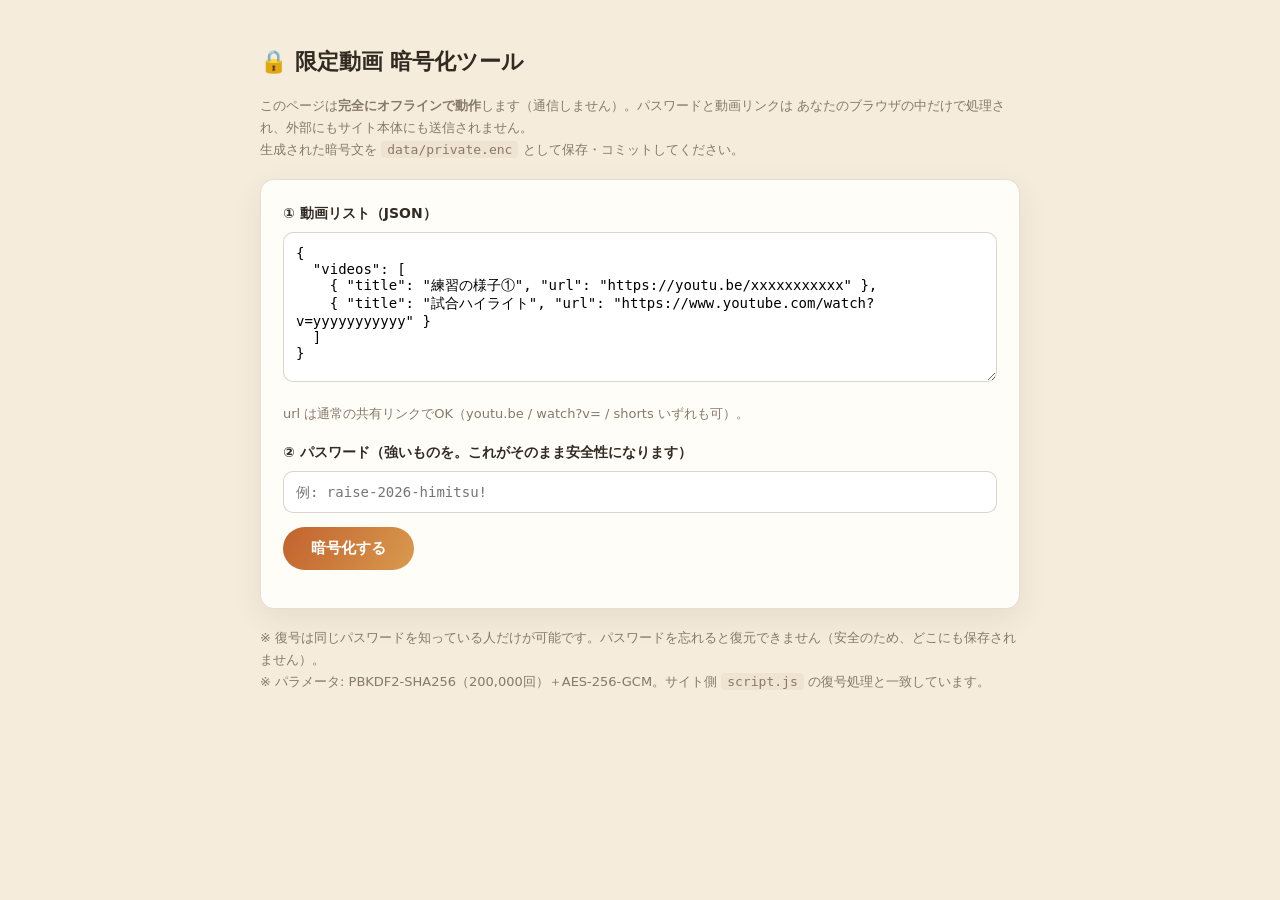
<file: tools/encrypt.html>
<!DOCTYPE html>
<html lang="ja">
<head>
<meta charset="UTF-8" />
<meta name="viewport" content="width=device-width, initial-scale=1.0" />
<title>raise｜限定動画 暗号化ツール（オフライン）</title>
<style>
  body { font-family: system-ui, "Noto Sans JP", sans-serif; background: #f5ecdc; color: #322b22; margin: 0; padding: 28px; line-height: 1.7; }
  .wrap { max-width: 760px; margin: 0 auto; }
  h1 { font-size: 22px; }
  .card { background: #fffdf8; border: 1px solid rgba(60,45,25,.14); border-radius: 14px; padding: 22px; margin-top: 18px; box-shadow: 0 10px 30px rgba(80,55,25,.08); }
  label { font-weight: 700; font-size: 14px; display: block; margin-bottom: 6px; }
  textarea, input { width: 100%; box-sizing: border-box; font-family: ui-monospace, monospace; font-size: 14px; padding: 12px; border: 1px solid rgba(60,45,25,.2); border-radius: 10px; background: #fff; }
  textarea { min-height: 150px; resize: vertical; }
  button { margin-top: 14px; background: linear-gradient(120deg,#c2622e,#d99a4e); color: #fff; border: none; border-radius: 999px; padding: 12px 28px; font-weight: 700; font-size: 15px; cursor: pointer; }
  .out { margin-top: 14px; }
  .note { font-size: 13px; color: #87796a; }
  code { background: #efe4d1; padding: 1px 6px; border-radius: 4px; }
  .ok { color: #3f9b6b; font-weight: 700; }
  .err { color: #c0563f; font-weight: 700; }
</style>
</head>
<body>
<div class="wrap">
  <h1>🔒 限定動画 暗号化ツール</h1>
  <p class="note">
    このページは<strong>完全にオフラインで動作</strong>します（通信しません）。パスワードと動画リンクは
    あなたのブラウザの中だけで処理され、外部にもサイト本体にも送信されません。<br />
    生成された暗号文を <code>data/private.enc</code> として保存・コミットしてください。
  </p>

  <div class="card">
    <label for="json">① 動画リスト（JSON）</label>
    <textarea id="json">{
  "videos": [
    { "title": "練習の様子①", "url": "https://youtu.be/xxxxxxxxxxx" },
    { "title": "試合ハイライト", "url": "https://www.youtube.com/watch?v=yyyyyyyyyyy" }
  ]
}</textarea>
    <p class="note">url は通常の共有リンクでOK（youtu.be / watch?v= / shorts いずれも可）。</p>

    <label for="pass" style="margin-top:16px;">② パスワード（強いものを。これがそのまま安全性になります）</label>
    <input id="pass" type="text" placeholder="例: raise-2026-himitsu!" />

    <button id="go">暗号化する</button>
    <div class="out">
      <p id="status"></p>
      <label for="result" id="resultLabel" style="display:none;">③ これを <code>data/private.enc</code> に貼り付けて保存</label>
      <textarea id="result" style="display:none;" readonly></textarea>
      <button id="copy" style="display:none;">コピー</button>
    </div>
  </div>

  <p class="note" style="margin-top:18px;">
    ※ 復号は同じパスワードを知っている人だけが可能です。パスワードを忘れると復元できません（安全のため、どこにも保存されません）。<br />
    ※ パラメータ: PBKDF2-SHA256（200,000回）＋AES-256-GCM。サイト側 <code>script.js</code> の復号処理と一致しています。
  </p>
</div>

<script>
const $ = (id) => document.getElementById(id);
async function encrypt(plaintext, password) {
  const enc = new TextEncoder();
  const salt = crypto.getRandomValues(new Uint8Array(16));
  const iv = crypto.getRandomValues(new Uint8Array(12));
  const km = await crypto.subtle.importKey("raw", enc.encode(password), "PBKDF2", false, ["deriveKey"]);
  const key = await crypto.subtle.deriveKey(
    { name: "PBKDF2", salt, iterations: 200000, hash: "SHA-256" },
    km, { name: "AES-GCM", length: 256 }, false, ["encrypt"]
  );
  const ct = await crypto.subtle.encrypt({ name: "AES-GCM", iv }, key, enc.encode(plaintext));
  const blob = new Uint8Array([...salt, ...iv, ...new Uint8Array(ct)]);
  let s = "";
  blob.forEach((b) => (s += String.fromCharCode(b)));
  return btoa(s);
}
$("go").addEventListener("click", async () => {
  const status = $("status");
  try {
    const obj = JSON.parse($("json").value);   // JSON妥当性チェック
    const pass = $("pass").value;
    if (!pass) { status.innerHTML = '<span class="err">パスワードを入力してください。</span>'; return; }
    const b64 = await encrypt(JSON.stringify(obj), pass);
    $("result").value = b64;
    $("result").style.display = "block";
    $("resultLabel").style.display = "block";
    $("copy").style.display = "inline-block";
    status.innerHTML = '<span class="ok">暗号化しました。下のテキストを data/private.enc に保存してください。</span>';
  } catch (e) {
    status.innerHTML = '<span class="err">JSONの形式が正しくありません: ' + e.message + '</span>';
  }
});
$("copy").addEventListener("click", () => {
  $("result").select();
  document.execCommand("copy");
});
</script>
</body>
</html>
</file>
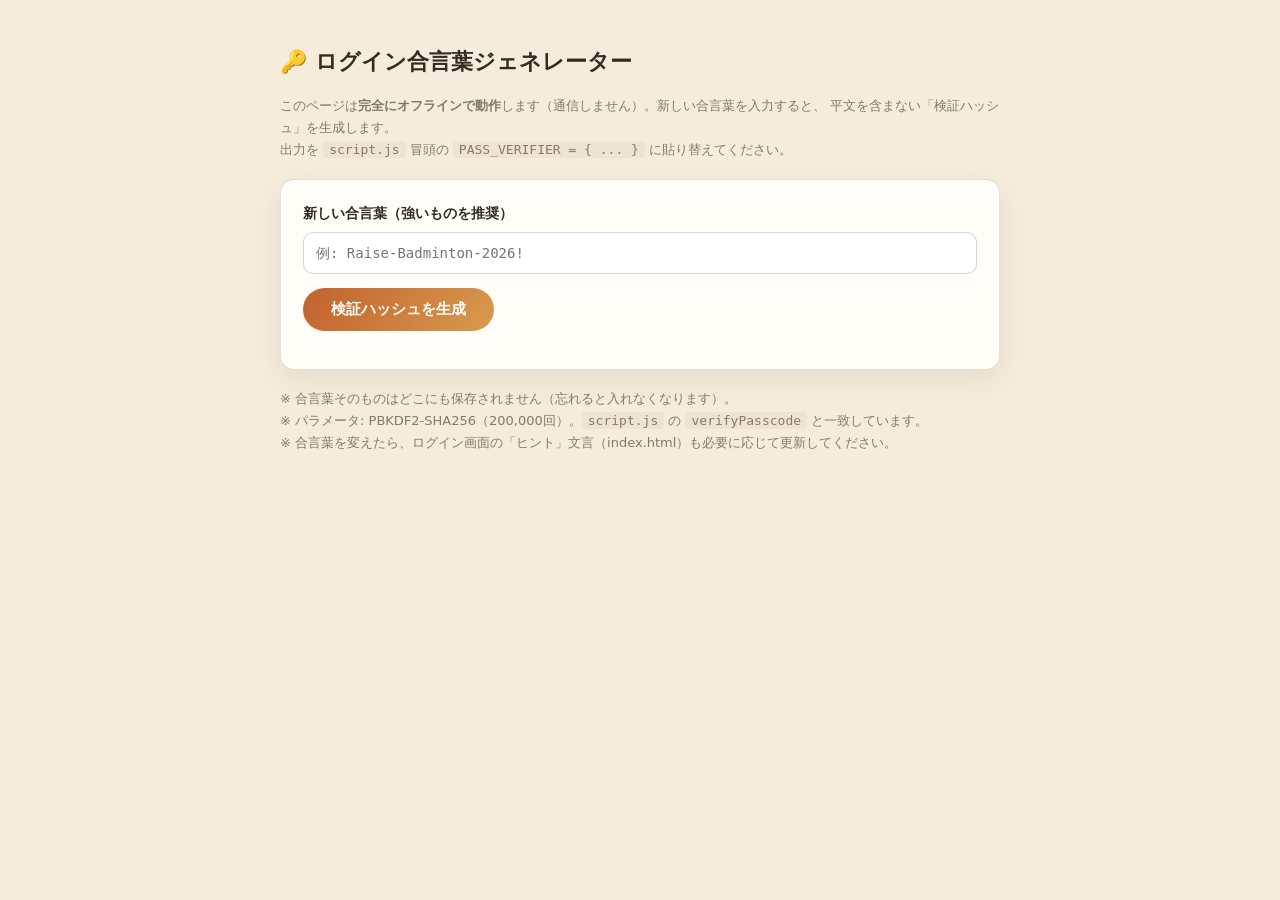
<file: tools/passcode.html>
<!DOCTYPE html>
<html lang="ja">
<head>
<meta charset="UTF-8" />
<meta name="viewport" content="width=device-width, initial-scale=1.0" />
<title>raise｜ログイン合言葉ジェネレーター（オフライン）</title>
<style>
  body { font-family: system-ui, "Noto Sans JP", sans-serif; background: #f5ecdc; color: #322b22; margin: 0; padding: 28px; line-height: 1.7; }
  .wrap { max-width: 720px; margin: 0 auto; }
  h1 { font-size: 22px; }
  .card { background: #fffdf8; border: 1px solid rgba(60,45,25,.14); border-radius: 14px; padding: 22px; margin-top: 18px; box-shadow: 0 10px 30px rgba(80,55,25,.08); }
  label { font-weight: 700; font-size: 14px; display: block; margin-bottom: 6px; }
  input, textarea { width: 100%; box-sizing: border-box; font-family: ui-monospace, monospace; font-size: 14px; padding: 12px; border: 1px solid rgba(60,45,25,.2); border-radius: 10px; background: #fff; }
  textarea { min-height: 120px; margin-top: 8px; }
  button { margin-top: 14px; background: linear-gradient(120deg,#c2622e,#d99a4e); color: #fff; border: none; border-radius: 999px; padding: 12px 28px; font-weight: 700; font-size: 15px; cursor: pointer; }
  .note { font-size: 13px; color: #87796a; }
  code { background: #efe4d1; padding: 1px 6px; border-radius: 4px; }
  .ok { color: #3f9b6b; font-weight: 700; }
  .err { color: #c0563f; font-weight: 700; }
</style>
</head>
<body>
<div class="wrap">
  <h1>🔑 ログイン合言葉ジェネレーター</h1>
  <p class="note">
    このページは<strong>完全にオフラインで動作</strong>します（通信しません）。新しい合言葉を入力すると、
    平文を含まない「検証ハッシュ」を生成します。<br />
    出力を <code>script.js</code> 冒頭の <code>PASS_VERIFIER = { ... }</code> に貼り替えてください。
  </p>

  <div class="card">
    <label for="pass">新しい合言葉（強いものを推奨）</label>
    <input id="pass" type="text" placeholder="例: Raise-Badminton-2026!" />
    <button id="go">検証ハッシュを生成</button>
    <p id="status"></p>
    <label for="result" id="resultLabel" style="display:none;margin-top:10px;">↓ これを script.js の PASS_VERIFIER に貼り替え</label>
    <textarea id="result" style="display:none;" readonly></textarea>
    <button id="copy" style="display:none;">コピー</button>
  </div>

  <p class="note" style="margin-top:18px;">
    ※ 合言葉そのものはどこにも保存されません（忘れると入れなくなります）。<br />
    ※ パラメータ: PBKDF2-SHA256（200,000回）。<code>script.js</code> の <code>verifyPasscode</code> と一致しています。<br />
    ※ 合言葉を変えたら、ログイン画面の「ヒント」文言（index.html）も必要に応じて更新してください。
  </p>
</div>

<script>
const $ = (id) => document.getElementById(id);
const b64 = (u8) => { let s=""; new Uint8Array(u8).forEach(b=>s+=String.fromCharCode(b)); return btoa(s); };
$("go").addEventListener("click", async () => {
  const status = $("status");
  const password = $("pass").value.trim();
  if (!password) { status.innerHTML = '<span class="err">合言葉を入力してください。</span>'; return; }
  const salt = crypto.getRandomValues(new Uint8Array(16));
  const iterations = 200000;
  const km = await crypto.subtle.importKey("raw", new TextEncoder().encode(password), "PBKDF2", false, ["deriveBits"]);
  const bits = await crypto.subtle.deriveBits({ name: "PBKDF2", salt, iterations, hash: "SHA-256" }, km, 256);
  const out = "const PASS_VERIFIER = {\n" +
    '  salt: "' + b64(salt) + '",\n' +
    "  iterations: " + iterations + ",\n" +
    '  hash: "' + b64(bits) + '",\n' +
    "};";
  $("result").value = out;
  $("result").style.display = "block";
  $("resultLabel").style.display = "block";
  $("copy").style.display = "inline-block";
  status.innerHTML = '<span class="ok">生成しました。下のコードを script.js に貼り替えてください。</span>';
});
$("copy").addEventListener("click", () => { $("result").select(); document.execCommand("copy"); });
</script>
</body>
</html>
</file>
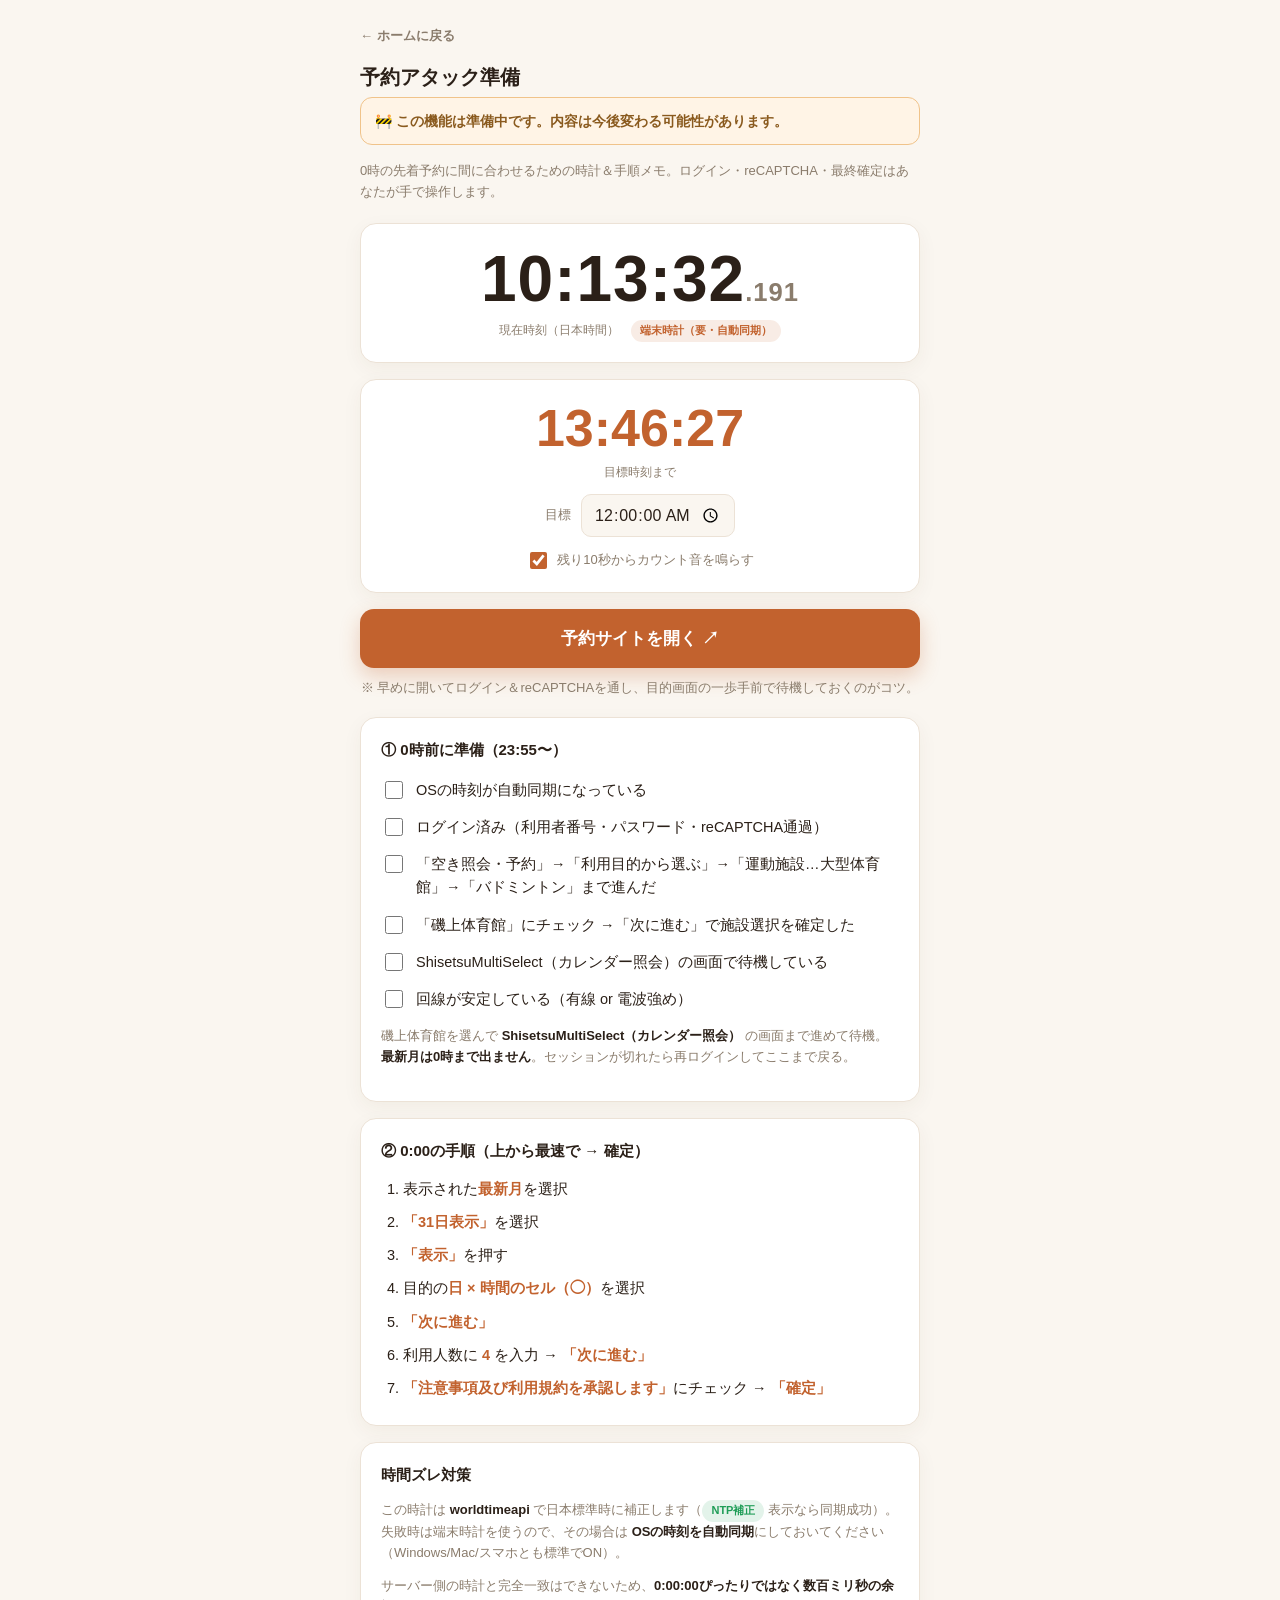
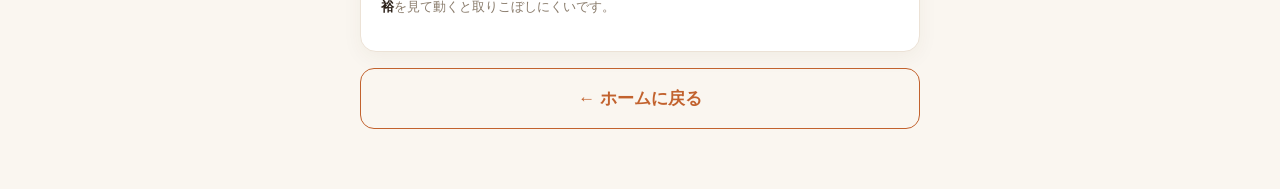
<file: tools/yoyaku.html>
<!DOCTYPE html>
<html lang="ja">
<head>
<meta charset="UTF-8" />
<meta name="viewport" content="width=device-width, initial-scale=1.0" />
<meta name="robots" content="noindex" />
<title>予約アタック準備 | raise</title>
<style>
  :root {
    --bg: #faf6f0; --card: #fff; --line: #ece2d6; --text: #2b2018;
    --muted: #8a7c6c; --brand: #c2622e; --go: #1f9d57;
  }
  * { box-sizing: border-box; }
  body {
    margin: 0; font-family: -apple-system, "Hiragino Kaku Gothic ProN", "Noto Sans JP", sans-serif;
    background: var(--bg); color: var(--text); line-height: 1.6;
    padding: 22px 16px 60px; -webkit-tap-highlight-color: transparent;
  }
  .wrap { max-width: 560px; margin: 0 auto; }
  h1 { font-size: 20px; margin: 0 0 4px; }
  .sub { color: var(--muted); font-size: 13px; margin: 0 0 20px; }
  .soon-banner { background: #fff4e6; border: 1px solid #f0c38a; color: #8a5a1e; border-radius: 12px; padding: 12px 14px; font-size: 14px; font-weight: 600; margin: 0 0 16px; }
  .card {
    background: var(--card); border: 1px solid var(--line); border-radius: 16px;
    padding: 20px; margin-bottom: 16px; box-shadow: 0 6px 20px rgba(80,50,20,.05);
  }
  .clock {
    text-align: center; font-variant-numeric: tabular-nums;
    font-size: clamp(40px, 13vw, 64px); font-weight: 800; letter-spacing: 1px; line-height: 1.1;
  }
  .clock .ms { font-size: .4em; color: var(--muted); font-weight: 700; }
  .clocklabel { text-align: center; color: var(--muted); font-size: 12px; margin-top: 6px; }
  .badge { display: inline-block; font-size: 11px; font-weight: 700; padding: 2px 9px; border-radius: 999px; }
  .badge--ntp { background: rgba(31,157,87,.12); color: var(--go); }
  .badge--local { background: rgba(194,98,46,.12); color: var(--brand); }
  .count {
    text-align: center; font-variant-numeric: tabular-nums; font-weight: 800;
    font-size: clamp(34px, 11vw, 52px); color: var(--brand); line-height: 1.1;
  }
  .count.soon { color: #d23b3b; animation: pulse .9s ease-in-out infinite; }
  .count.go { color: #fff; }
  @keyframes pulse { 50% { opacity: .45; } }
  .card.gocard { background: var(--go); border-color: var(--go); transition: background .2s; }
  .card.gocard .count, .card.gocard .clocklabel { color: #fff; }
  .targetrow { display: flex; gap: 10px; align-items: center; justify-content: center; margin-top: 12px; }
  .targetrow label { font-size: 13px; color: var(--muted); }
  input[type="time"], textarea {
    font-family: inherit; font-size: 16px; color: var(--text);
    background: var(--bg); border: 1px solid var(--line); border-radius: 10px; padding: 9px 12px;
  }
  .btn {
    display: block; width: 100%; text-align: center; text-decoration: none;
    background: var(--brand); color: #fff; font-weight: 800; font-size: 17px;
    padding: 16px; border: 0; border-radius: 14px; cursor: pointer;
    box-shadow: 0 8px 20px rgba(194,98,46,.28);
  }
  .btn:active { transform: translateY(1px); }
  h2 { font-size: 15px; margin: 0 0 10px; }
  textarea { width: 100%; min-height: 120px; resize: vertical; line-height: 1.7; }
  ul.check { list-style: none; padding: 0; margin: 0; }
  ul.check li { display: flex; gap: 10px; align-items: flex-start; padding: 7px 0; font-size: 14.5px; }
  ul.check input { width: 18px; height: 18px; margin-top: 2px; accent-color: var(--brand); flex: none; }
  ol.steps { margin: 0; padding-left: 22px; }
  ol.steps li { padding: 5px 0; font-size: 14.5px; }
  ol.steps b { color: var(--brand); }
  .tips { color: var(--muted); font-size: 13px; }
  .tips b { color: var(--text); }
  .toggle { font-size: 13px; color: var(--muted); display: flex; align-items: center; gap: 7px; justify-content: center; margin-top: 12px; }
  .toggle input { width: 17px; height: 17px; accent-color: var(--brand); }
  .home {
    display: inline-flex; align-items: center; gap: 6px;
    color: var(--muted); font-size: 13px; font-weight: 700; text-decoration: none;
    margin-bottom: 14px;
  }
  .home:active, .home:hover { color: var(--brand); }
  .btn--home {
    background: none; color: var(--brand); border: 1.5px solid var(--brand);
    box-shadow: none; margin-top: 4px;
  }
</style>
</head>
<body>
<div class="wrap">
  <a class="home" href="../index.html">← ホームに戻る</a>
  <h1>予約アタック準備</h1>
  <div class="soon-banner">🚧 この機能は<strong>準備中</strong>です。内容は今後変わる可能性があります。</div>
  <p class="sub">0時の先着予約に間に合わせるための時計＆手順メモ。ログイン・reCAPTCHA・最終確定はあなたが手で操作します。</p>

  <div class="card" id="clockCard">
    <div class="clock" id="clock">--:--:--<span class="ms" id="ms">.000</span></div>
    <div class="clocklabel">現在時刻（日本時間）　<span class="badge badge--local" id="srcBadge">同期中…</span></div>
  </div>

  <div class="card" id="countCard">
    <div class="count" id="count">--:--:--</div>
    <div class="clocklabel">目標時刻まで</div>
    <div class="targetrow">
      <label for="target">目標</label>
      <input type="time" id="target" step="1" value="00:00:00" />
    </div>
    <label class="toggle"><input type="checkbox" id="beep" checked /> 残り10秒からカウント音を鳴らす</label>
  </div>

  <a class="btn" id="openBtn" href="https://shisetsu-yoyaku.jp/ajisai/menu/Menu.cgi" target="_blank" rel="noopener">予約サイトを開く ↗</a>
  <p class="tips" style="text-align:center;margin:10px 0 18px;">※ 早めに開いてログイン＆reCAPTCHAを通し、目的画面の一歩手前で待機しておくのがコツ。</p>

  <div class="card">
    <h2>① 0時前に準備（23:55〜）</h2>
    <ul class="check" id="checklist"></ul>
    <p class="tips" style="margin-top:8px">磯上体育館を選んで <b>ShisetsuMultiSelect（カレンダー照会）</b> の画面まで進めて待機。<b>最新月は0時まで出ません</b>。セッションが切れたら再ログインしてここまで戻る。</p>
  </div>

  <div class="card">
    <h2>② 0:00の手順（上から最速で → 確定）</h2>
    <ol class="steps">
      <li>表示された<b>最新月</b>を選択</li>
      <li><b>「31日表示」</b>を選択</li>
      <li><b>「表示」</b>を押す</li>
      <li>目的の<b>日 × 時間のセル（◯）</b>を選択</li>
      <li><b>「次に進む」</b></li>
      <li>利用人数に <b>4</b> を入力 → <b>「次に進む」</b></li>
      <li><b>「注意事項及び利用規約を承認します」</b>にチェック → <b>「確定」</b></li>
    </ol>
  </div>

  <div class="card tips">
    <h2 style="color:var(--text)">時間ズレ対策</h2>
    <p>この時計は <b>worldtimeapi</b> で日本標準時に補正します（<span class="badge badge--ntp">NTP補正</span> 表示なら同期成功）。失敗時は端末時計を使うので、その場合は <b>OSの時刻を自動同期</b>にしておいてください（Windows/Mac/スマホとも標準でON）。</p>
    <p>サーバー側の時計と完全一致はできないため、<b>0:00:00ぴったりではなく数百ミリ秒の余裕</b>を見て動くと取りこぼしにくいです。</p>
  </div>

  <a class="btn btn--home" href="../index.html">← ホームに戻る</a>
</div>

<script>
  // ===== 時刻補正（worldtimeapi、失敗時は端末時計） =====
  let offset = 0; // 補正値(ms): calibrated = Date.now() + offset
  async function calibrate() {
    try {
      const before = Date.now();
      const res = await fetch("https://worldtimeapi.org/api/timezone/Asia/Tokyo", { cache: "no-store" });
      const after = Date.now();
      const j = await res.json();
      const serverMs = Date.parse(j.utc_datetime || j.datetime);
      if (!serverMs) throw new Error("parse");
      const latency = (after - before) / 2;
      offset = serverMs + latency - after;
      const b = document.getElementById("srcBadge");
      b.textContent = "NTP補正済み（" + (offset >= 0 ? "+" : "") + Math.round(offset) + "ms）";
      b.className = "badge badge--ntp";
    } catch (e) {
      const b = document.getElementById("srcBadge");
      b.textContent = "端末時計（要・自動同期）";
      b.className = "badge badge--local";
    }
  }

  function nowJST() {
    // 補正済みのUTCミリ秒 → JST(+9)の各成分
    const t = Date.now() + offset;
    const d = new Date(t + 9 * 3600 * 1000);
    return { ms: t, h: d.getUTCHours(), m: d.getUTCMinutes(), s: d.getUTCSeconds(), mm: d.getUTCMilliseconds() };
  }
  const pad = (n, l = 2) => String(n).padStart(l, "0");

  // 目標時刻までの残り
  function targetMsFromNow() {
    const [th, tm, ts] = document.getElementById("target").value.split(":").map(Number);
    const j = nowJST();
    const nowSec = j.h * 3600 + j.m * 60 + j.s + j.mm / 1000;
    let tgtSec = th * 3600 + tm * 60 + (ts || 0);
    let diff = tgtSec - nowSec;
    if (diff <= 0) diff += 86400; // 次の同時刻（翌日）
    return diff; // 秒
  }

  // ===== カウント音 =====
  let ac;
  function beep(freq, dur) {
    if (!document.getElementById("beep").checked) return;
    try {
      ac = ac || new (window.AudioContext || window.webkitAudioContext)();
      const o = ac.createOscillator(), g = ac.createGain();
      o.frequency.value = freq; o.connect(g); g.connect(ac.destination);
      g.gain.setValueAtTime(0.2, ac.currentTime);
      g.gain.exponentialRampToValueAtTime(0.001, ac.currentTime + dur);
      o.start(); o.stop(ac.currentTime + dur);
    } catch (e) {}
  }
  let lastBeepSec = null, fired = false;

  function tick() {
    const j = nowJST();
    document.getElementById("clock").firstChild.textContent =
      pad(j.h) + ":" + pad(j.m) + ":" + pad(j.s);
    document.getElementById("ms").textContent = "." + pad(j.mm, 3);

    const remain = targetMsFromNow();
    const countEl = document.getElementById("count");
    const countCard = document.getElementById("countCard");
    const rh = Math.floor(remain / 3600), rm = Math.floor((remain % 3600) / 60), rs = Math.floor(remain % 60);
    countEl.textContent = pad(rh) + ":" + pad(rm) + ":" + pad(rs);

    // 残り3秒未満かつ目標直後1.5秒間は GO 表示
    if (remain > 86399 || remain < 1.5) {
      countCard.classList.add("gocard"); countEl.classList.add("go"); countEl.classList.remove("soon");
      countEl.textContent = "GO!!";
      if (!fired) { beep(1320, 0.5); fired = true; }
    } else {
      countCard.classList.remove("gocard"); countEl.classList.remove("go");
      fired = false;
      if (remain <= 10) {
        countEl.classList.add("soon");
        const sec = Math.ceil(remain);
        if (sec !== lastBeepSec) { beep(880, 0.12); lastBeepSec = sec; }
      } else {
        countEl.classList.remove("soon"); lastBeepSec = null;
      }
    }
    requestAnimationFrame(tick);
  }

  // ===== チェックリスト（localStorage） =====
  const checkItems = [
    "OSの時刻が自動同期になっている",
    "ログイン済み（利用者番号・パスワード・reCAPTCHA通過）",
    "「空き照会・予約」→「利用目的から選ぶ」→「運動施設…大型体育館」→「バドミントン」まで進んだ",
    "「磯上体育館」にチェック →「次に進む」で施設選択を確定した",
    "ShisetsuMultiSelect（カレンダー照会）の画面で待機している",
    "回線が安定している（有線 or 電波強め）",
  ];
  const ul = document.getElementById("checklist");
  const saved = JSON.parse(localStorage.getItem("yoyaku_check") || "[]");
  checkItems.forEach((txt, i) => {
    const li = document.createElement("li");
    const cb = document.createElement("input");
    cb.type = "checkbox"; cb.checked = !!saved[i];
    cb.addEventListener("change", () => {
      const cur = checkItems.map((_, k) => ul.children[k].querySelector("input").checked);
      localStorage.setItem("yoyaku_check", JSON.stringify(cur));
    });
    const span = document.createElement("span"); span.textContent = txt;
    li.appendChild(cb); li.appendChild(span); ul.appendChild(li);
  });
  document.getElementById("target").addEventListener("change", () => { fired = false; lastBeepSec = null; });

  calibrate();
  setInterval(calibrate, 5 * 60 * 1000); // 5分ごとに再補正
  tick();
</script>
</body>
</html>
</file>
